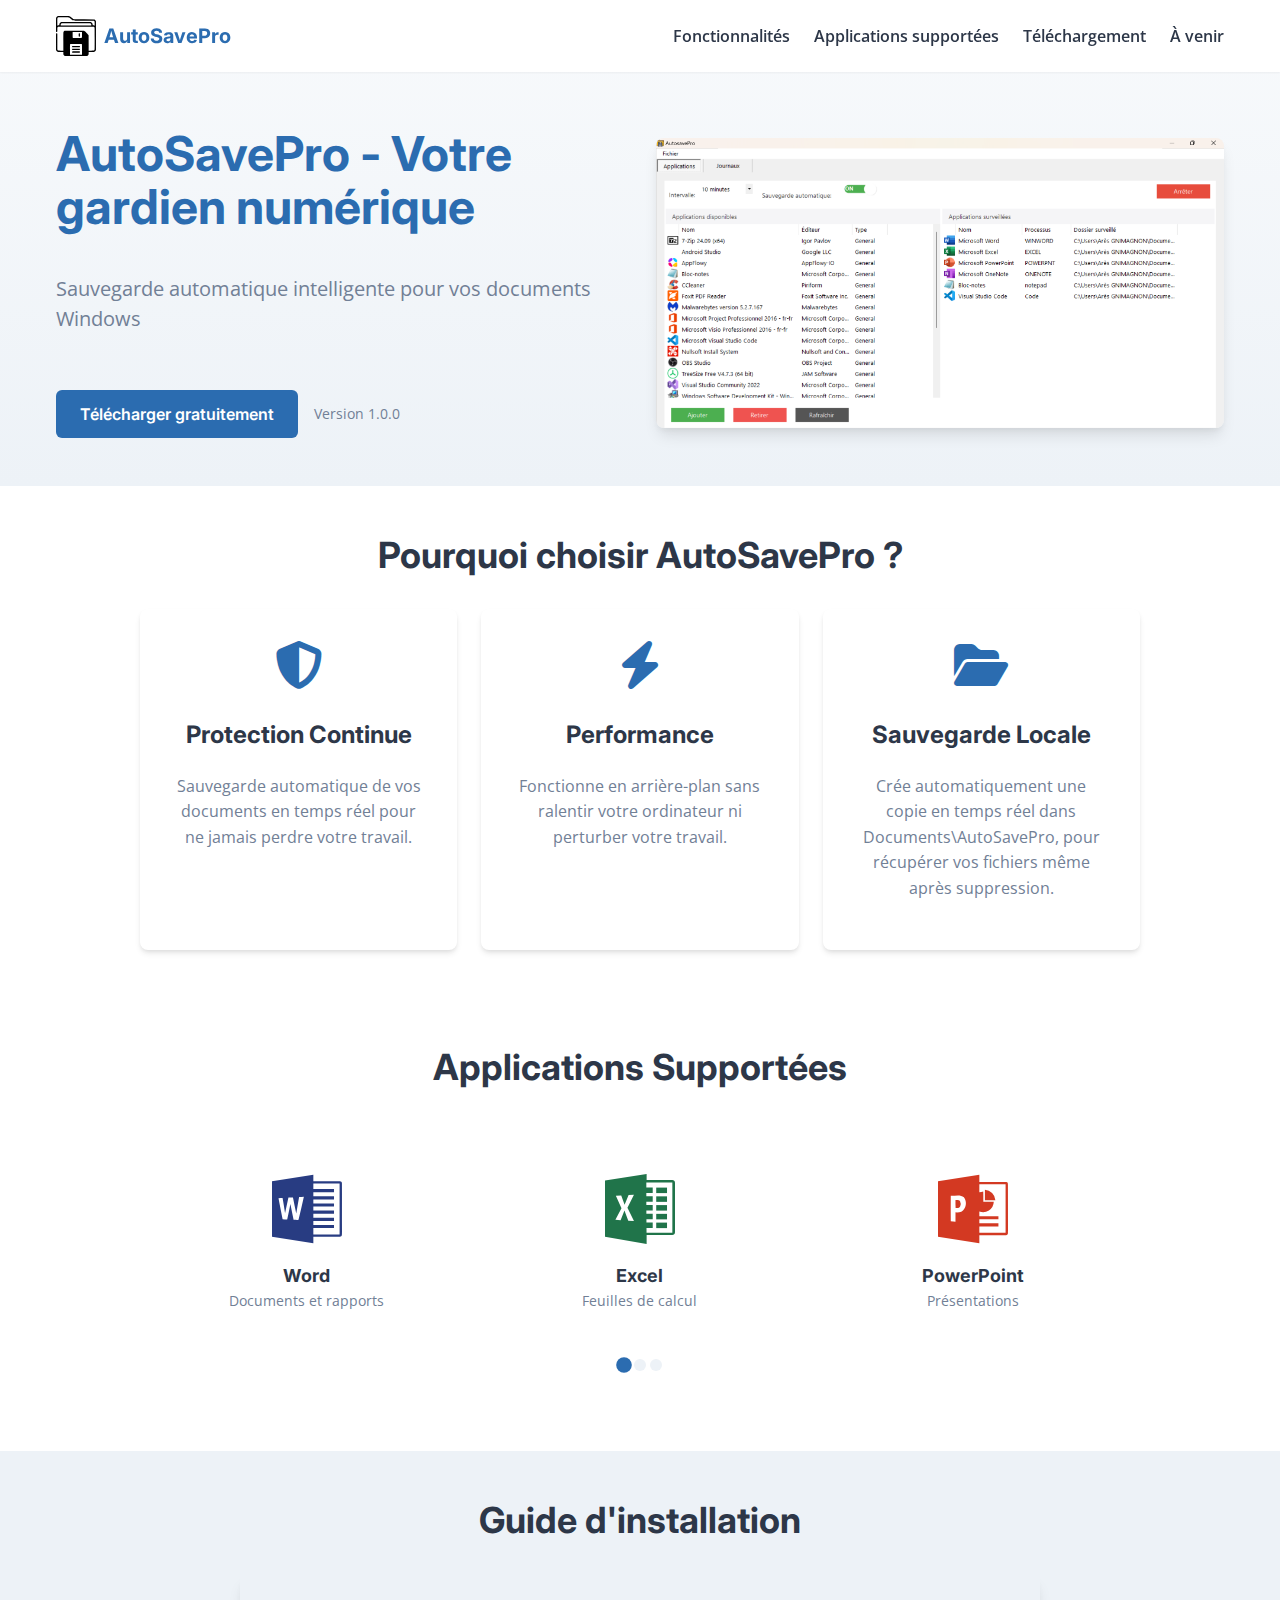
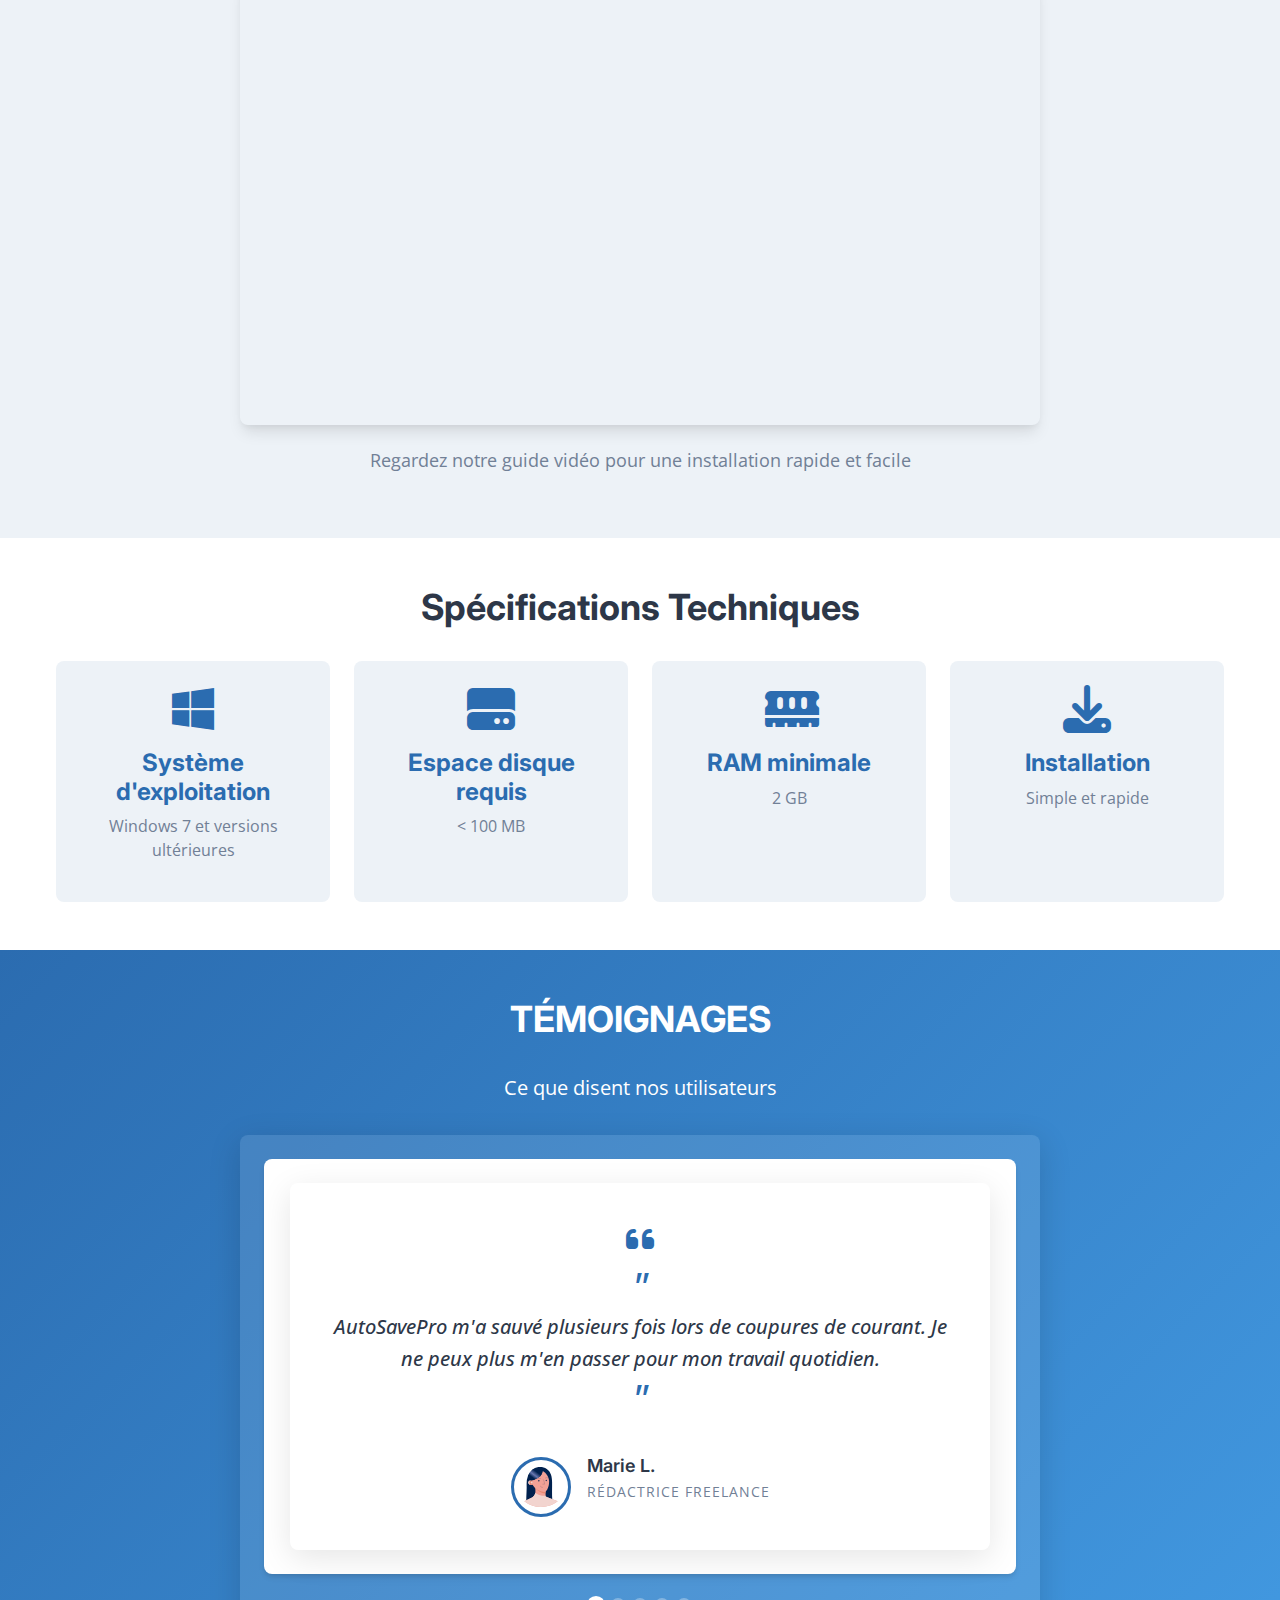
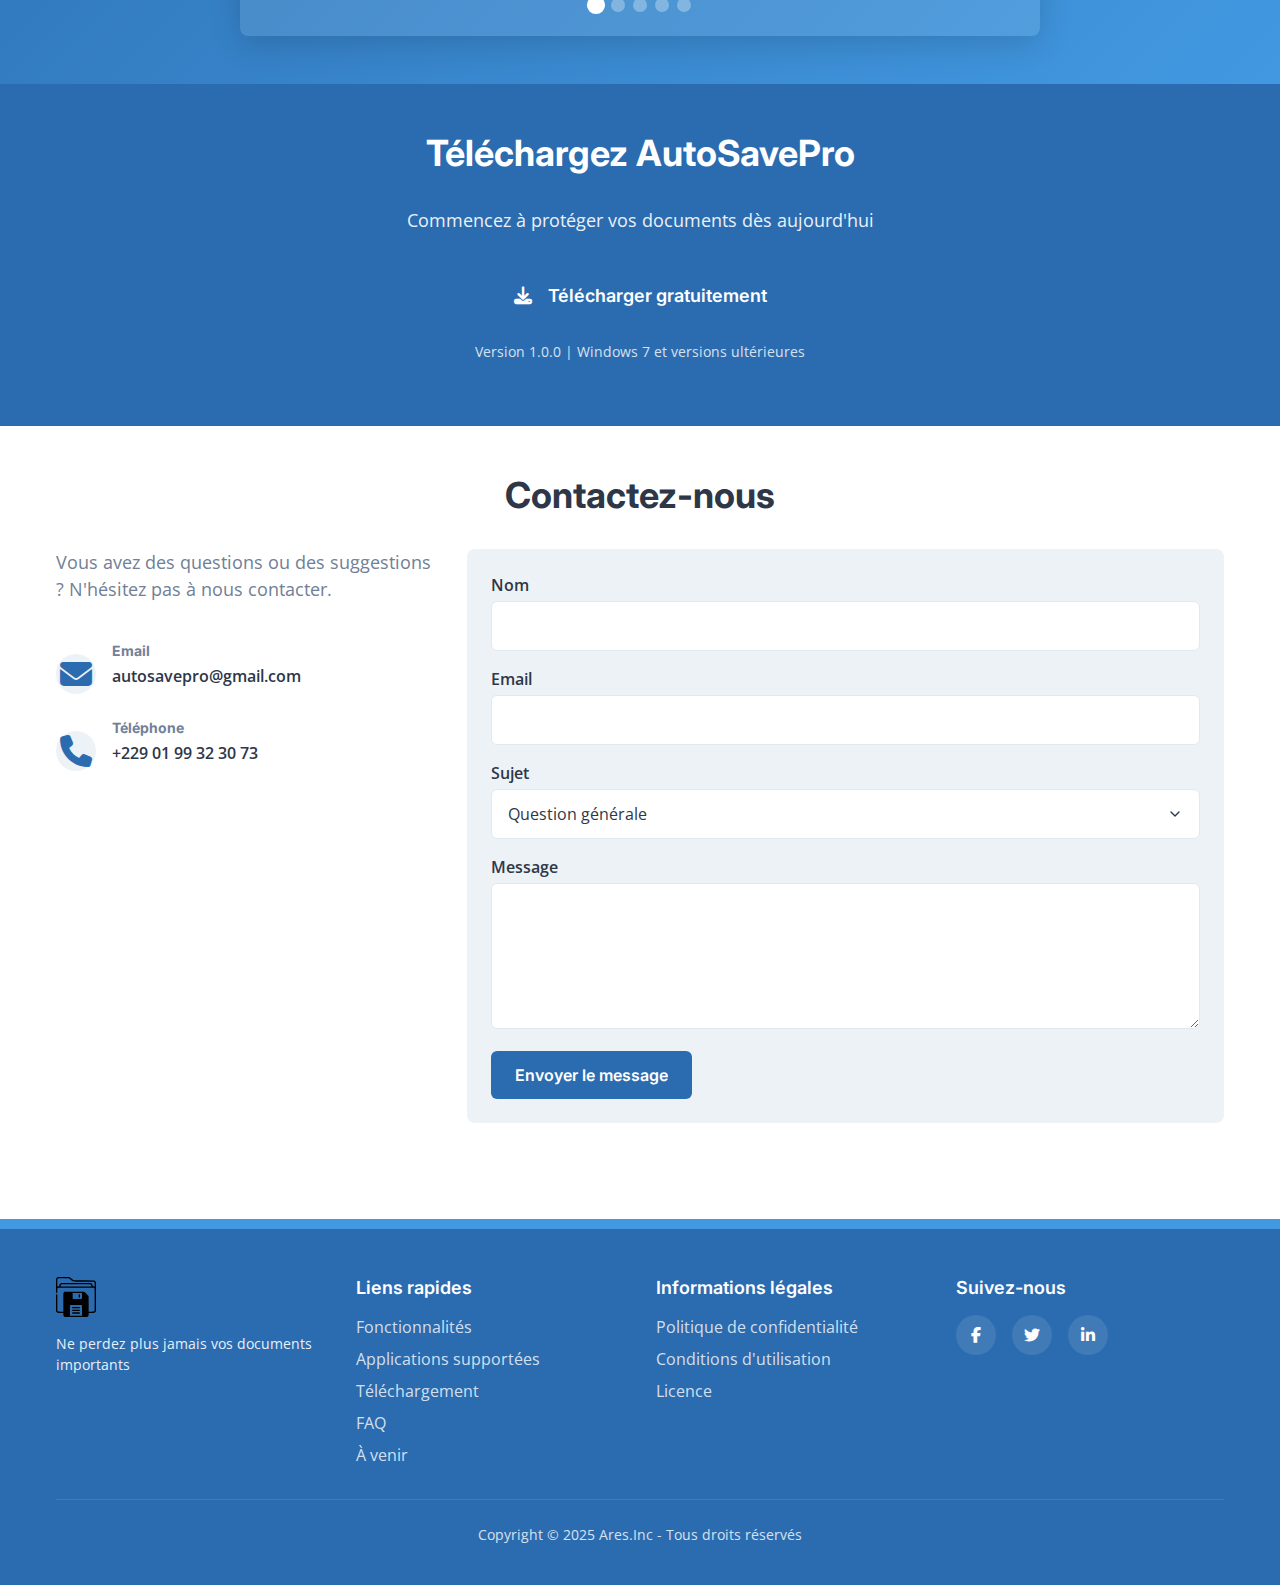
<file: index.html>
<!DOCTYPE html>
<html lang="fr">
<head>
    <meta charset="UTF-8">
    <meta name="viewport" content="width=device-width, initial-scale=1.0">
    <title>AutoSavePro - Sauvegarde Automatique Intelligente</title>
    <meta name="description" content="AutoSavePro - Solution de sauvegarde automatique pour vos documents Windows">
    
    <!-- Fonts -->
    <link href="https://fonts.googleapis.com/css2?family=Inter:wght@400;600;700&family=Open+Sans:wght@400;600&family=Roboto+Mono&display=swap" rel="stylesheet">
    
    <!-- Font Awesome -->
    <link rel="stylesheet" href="https://cdnjs.cloudflare.com/ajax/libs/font-awesome/6.5.1/css/all.min.css">
    
    <!-- Styles -->
    <link rel="stylesheet" href="styles/main.css">
    
    <!-- Favicon -->
    <link rel="icon" href="assets/images/favicon.svg" type="image/svg+xml">
    <link rel="icon" href="assets/images/favicon.ico" sizes="any">
</head>
<body>
    <!-- Header -->
    <header class="header">
        <div class="container">
            <div class="header__logo">
                <img src="assets/images/logo.svg" alt="AutoSavePro Logo">
                <span class="header__logo-text">AutoSavePro</span>
            </div>
            <nav class="header__nav">
                <ul class="header__nav-list">
                    <li class="header__nav-item"><a href="#features">Fonctionnalités</a></li>
                    <li class="header__nav-item"><a href="#apps">Applications supportées</a></li>
                    <li class="header__nav-item"><a href="#download">Téléchargement</a></li>
                    <li class="header__nav-item"><a href="pages/a-venir.html">À venir</a></li>
                </ul>
            </nav>
            <button class="menu-toggle" aria-label="Toggle menu">
                <span></span>
                <span></span>
                <span></span>
            </button>
        </div>
    </header>

    <!-- Hero Section -->
    <section class="hero">
        <div class="container">
            <div class="hero__content">
                <h1 class="hero__title">AutoSavePro - Votre gardien numérique</h1>
                <p class="hero__subtitle">Sauvegarde automatique intelligente pour vos documents Windows</p>
                <div class="hero__cta">
                    <a href="#download" class="button button--primary">Télécharger gratuitement</a>
                    <span class="hero__version">Version 1.0.0</span>
                </div>
            </div>
            <div class="hero__image">
                <img src="assets/images/hero-banner.png" alt="Démonstration AutoSavePro">
            </div>
        </div>
    </section>

    <!-- Features Section -->
    <section id="features" class="features">
        <div class="container">
            <h2 class="section-title">Pourquoi choisir AutoSavePro ?</h2>
            <div class="features__grid">
                <div class="feature-card">
                    <i class="fas fa-shield-alt fa-3x"></i>
                    <h3>Protection Continue</h3>
                    <p>Sauvegarde automatique de vos documents en temps réel pour ne jamais perdre votre travail.</p>
                </div>
                <div class="feature-card">
                    <i class="fas fa-bolt fa-3x"></i>
                    <h3>Performance</h3>
                    <p>Fonctionne en arrière-plan sans ralentir votre ordinateur ni perturber votre travail.</p>
                </div>
                <div class="feature-card">
                    <i class="fas fa-folder-open fa-3x"></i>
                    <h3>Sauvegarde Locale</h3>
                    <p>Crée automatiquement une copie en temps réel dans Documents\AutoSavePro, pour récupérer vos fichiers même après suppression.</p>
                </div>
            </div>
        </div>
    </section>

    <!-- Applications Section -->
    <section id="apps" class="applications">
        <div class="container">
            <h2 class="section-title">Applications Supportées</h2>
            <div class="apps-slider">
                <div class="apps-slider__container">
                    <div class="apps-slider__track">
                        <!-- Word -->
                        <div class="app-slide">
                            <div class="app-slide__icon">
                                <img src="assets/icons/word.svg" alt="Word" class="app-slide__img">
                            </div>
                            <h3 class="app-slide__name">Word</h3>
                            <p class="app-slide__description">Documents et rapports</p>
                        </div>
                        
                        <!-- Excel -->
                        <div class="app-slide">
                            <div class="app-slide__icon">
                                <img src="assets/icons/excel.svg" alt="Excel" class="app-slide__img">
                            </div>
                            <h3 class="app-slide__name">Excel</h3>
                            <p class="app-slide__description">Feuilles de calcul</p>
                        </div>
                        
                        <!-- PowerPoint -->
                        <div class="app-slide">
                            <div class="app-slide__icon">
                                <img src="assets/icons/powerpoint.svg" alt="PowerPoint" class="app-slide__img">
                            </div>
                            <h3 class="app-slide__name">PowerPoint</h3>
                            <p class="app-slide__description">Présentations</p>
                        </div>
                        
                        <!-- OneNote -->
                        <div class="app-slide">
                            <div class="app-slide__icon">
                                <img src="assets/icons/onenote.svg" alt="OneNote" class="app-slide__img">
                            </div>
                            <h3 class="app-slide__name">OneNote</h3>
                            <p class="app-slide__description">Notes et organisation</p>
                        </div>
                        
                        <!-- Bloc-notes -->
                        <div class="app-slide">
                            <div class="app-slide__icon">
                                <img src="assets/icons/notepad.svg" alt="Bloc-notes" class="app-slide__img">
                            </div>
                            <h3 class="app-slide__name">Bloc-notes Windows</h3>
                            <p class="app-slide__description">Édition de texte simple</p>
                        </div>
                        
                        <!-- VS Code -->
                        <div class="app-slide">
                            <div class="app-slide__icon">
                                <img src="assets/icons/vscode.svg" alt="VS Code" class="app-slide__img">
                            </div>
                            <h3 class="app-slide__name">Visual Studio Code</h3>
                            <p class="app-slide__description">Développement et code</p>
                        </div>
                        
                        <!-- WordPad -->
                        <div class="app-slide">
                            <div class="app-slide__icon">
                                <img src="assets/icons/wordpad.svg" alt="WordPad" class="app-slide__img">
                            </div>
                            <h3 class="app-slide__name">WordPad</h3>
                            <p class="app-slide__description">Mise en forme de texte</p>
                        </div>
                    </div>
                </div>
                
                <div class="apps-slider__dots">
                    <!-- Les points de navigation seront générés par JavaScript -->
                </div>
            </div>
        </div>
    </section>

    <!-- Installation Guide Section -->
    <section class="installation">
        <div class="container">
            <h2 class="section-title">Guide d'installation</h2>
            <div class="installation__video-container">
                <iframe class="installation__video" src="https://www.capcut.com/player/7480793638440796213?workspaceId=7480775388348809277" allow="clipboard-write" frameborder="0" webkitallowfullscreen mozallowfullscreen allowfullscreen></iframe>
                <p class="installation__caption">Regardez notre guide vidéo pour une installation rapide et facile</p>
            </div>
        </div>
    </section>

    <!-- Technical Section -->
    <section class="technical">
        <div class="container">
            <h2 class="section-title">Spécifications Techniques</h2>
            <div class="technical__specs">
                <div class="spec">
                    <div class="spec__icon">
                        <i class="fab fa-windows fa-3x"></i>
                    </div>
                    <h3 class="spec__title">Système d'exploitation</h3>
                    <p class="spec__description">Windows 7 et versions ultérieures</p>
                </div>
                <div class="spec">
                    <div class="spec__icon">
                        <i class="fas fa-hdd fa-3x"></i>
                    </div>
                    <h3 class="spec__title">Espace disque requis</h3>
                    <p class="spec__description">< 100 MB</p>
                </div>
                <div class="spec">
                    <div class="spec__icon">
                        <i class="fas fa-memory fa-3x"></i>
                    </div>
                    <h3 class="spec__title">RAM minimale</h3>
                    <p class="spec__description">2 GB</p>
                </div>
                <div class="spec">
                    <div class="spec__icon">
                        <i class="fas fa-download fa-3x"></i>
                    </div>
                    <h3 class="spec__title">Installation</h3>
                    <p class="spec__description">Simple et rapide</p>
                </div>
            </div>
        </div>
    </section>

    <!-- Testimonials Section -->
    <section class="testimonials">
        <div class="container">
            <h2 class="section-title">TÉMOIGNAGES</h2>
            <p class="testimonials__intro">Ce que disent nos utilisateurs</p>
            <div class="testimonials__slider">
                <!-- Témoignage 1 -->
                <div class="testimonial">
                    <div class="testimonial__content">
                        <div class="testimonial__quote">
                            <i class="fa-solid fa-quote-left"></i>
                        </div>
                        <div class="testimonial__text">
                            <p>AutoSavePro m'a sauvé plusieurs fois lors de coupures de courant. Je ne peux plus m'en passer pour mon travail quotidien.</p>
                        </div>
                        <div class="testimonial__author">
                            <div class="testimonial__author-image">
                                <img src="assets/images/testimonials/user1.svg" alt="Marie L." loading="lazy">
                            </div>
                            <div class="testimonial__author-info">
                                <h4 class="testimonial__author-name">Marie L.</h4>
                                <p class="testimonial__author-title">Rédactrice freelance</p>
                            </div>
                        </div>
                    </div>
                </div>

                <!-- Témoignage 2 -->
                <div class="testimonial">
                    <div class="testimonial__content">
                        <div class="testimonial__quote">
                            <i class="fa-solid fa-quote-left"></i>
                        </div>
                        <div class="testimonial__text">
                            <p>Une application simple mais indispensable. La configuration est intuitive et elle fonctionne parfaitement en arrière-plan.</p>
                        </div>
                        <div class="testimonial__author">
                            <div class="testimonial__author-image">
                                <img src="assets/images/testimonials/user2.svg" alt="Thomas D." loading="lazy">
                            </div>
                            <div class="testimonial__author-info">
                                <h4 class="testimonial__author-name">Thomas D.</h4>
                                <p class="testimonial__author-title">Développeur logiciel</p>
                            </div>
                        </div>
                    </div>
                </div>

                <!-- Témoignage 3 -->
                <div class="testimonial">
                    <div class="testimonial__content">
                        <div class="testimonial__quote">
                            <i class="fa-solid fa-quote-left"></i>
                        </div>
                        <div class="testimonial__text">
                            <p>Depuis que j'utilise AutoSavePro, je n'ai plus jamais perdu une seule ligne de code. L'intégration de VS Code est parfaite.</p>
                        </div>
                        <div class="testimonial__author">
                            <div class="testimonial__author-image">
                                <img src="assets/images/testimonials/user3.svg" alt="Sophie M." loading="lazy">
                            </div>
                            <div class="testimonial__author-info">
                                <h4 class="testimonial__author-name">Julie M.</h4>
                                <p class="testimonial__author-title">Développeuse Full Stack</p>
                            </div>
                        </div>
                    </div>
                </div>
                
                <!-- Témoignage 4 -->
                <div class="testimonial">
                    <div class="testimonial__content">
                        <div class="testimonial__quote">
                            <i class="fa-solid fa-quote-left"></i>
                        </div>
                        <div class="testimonial__text">
                            <p>En tant qu'étudiant en ingénierie, mes rapports de projet sont sauvegardés automatiquement. J'ai gagné en tranquillité d'esprit pour mes études.</p>
                        </div>
                        <div class="testimonial__author">
                            <div class="testimonial__author-image">
                                <img src="assets/images/testimonials/user4.svg" alt="Alexandre B." loading="lazy">
                            </div>
                            <div class="testimonial__author-info">
                                <h4 class="testimonial__author-name">Angelino B.</h4>
                                <p class="testimonial__author-title">Étudiant en ingénierie</p>
                            </div>
                        </div>
                    </div>
                </div>
                
                <!-- Témoignage 5 -->
                <div class="testimonial">
                    <div class="testimonial__content">
                        <div class="testimonial__quote">
                            <i class="fa-solid fa-quote-left"></i>
                        </div>
                        <div class="testimonial__text">
                            <p>Je gère une petite entreprise et tous nos documents comptables sont désormais protégés. AutoSavePro fait partie intégrante de notre stratégie de sécurité.</p>
                        </div>
                        <div class="testimonial__author">
                            <div class="testimonial__author-image">
                                <img src="assets/images/testimonials/user5.svg" alt="Nathalie P." loading="lazy">
                            </div>
                            <div class="testimonial__author-info">
                                <h4 class="testimonial__author-name">Sylvère P.</h4>
                                <p class="testimonial__author-title">Chef d'entreprise</p>
                            </div>
                        </div>
                    </div>
                </div>
                
                <div class="testimonials__dots"></div>
            </div>
        </div>
    </section>

    <!-- Download Section -->
    <section id="download" class="download">
        <div class="container">
            <h2 class="section-title">Téléchargez AutoSavePro</h2>
            <p class="download__subtitle">Commencez à protéger vos documents dès aujourd'hui</p>
            <div class="download__cta">
                <a href="download/AutoSavePro_Setup.exe" class="button button--primary button--large">
                    <i class="fas fa-download"></i>
                    Télécharger gratuitement
                </a>
                <p class="download__version">Version 1.0.0 | Windows 7 et versions ultérieures</p>
            </div>
        </div>
    </section>

    <!-- Contact Section -->
    <section id="contact" class="contact">
        <div class="container">
            <h2 class="section-title">Contactez-nous</h2>
            <div class="contact__grid">
                <div class="contact__info">
                    <p class="contact__text">Vous avez des questions ou des suggestions ? N'hésitez pas à nous contacter.</p>
                    <div class="contact__methods">
                        <div class="contact-method">
                            <div class="contact-method__icon">
                                <i class="fas fa-envelope fa-2x"></i>
                            </div>
                            <div class="contact-method__details">
                                <h3 class="contact-method__title">Email</h3>
                                <p class="contact-method__value">autosavepro@gmail.com</p>
                            </div>
                        </div>
                        <div class="contact-method">
                            <div class="contact-method__icon">
                                <i class="fas fa-phone fa-2x"></i>
                            </div>
                            <div class="contact-method__details">
                                <h3 class="contact-method__title">Téléphone</h3>
                                <p class="contact-method__value">+229 01 99 32 30 73</p>
                            </div>
                        </div>
                    </div>
                </div>
                <div class="contact__form">
                    <form id="contactForm" action="https://formsubmit.co/aresgnimagnon0@gmail.com" method="POST">
                        <input type="hidden" name="_next" value="https://votresite.com/merci.html">
                        <input type="hidden" name="_subject" value="Nouveau message de contact - AutoSavePro">
                        <input type="hidden" name="_captcha" value="true">
                        <div class="form-group">
                            <label for="name" class="form-label">Nom</label>
                            <input type="text" id="name" name="name" class="form-input" required>
                        </div>
                        <div class="form-group">
                            <label for="email" class="form-label">Email</label>
                            <input type="email" id="email" name="email" class="form-input" required>
                        </div>
                        <div class="form-group">
                            <label for="subject" class="form-label">Sujet</label>
                            <select id="subject" name="subject" class="form-select">
                                <option value="question">Question générale</option>
                                <option value="support">Support technique</option>
                                <option value="feedback">Commentaires</option>
                                <option value="other">Autre</option>
                            </select>
                        </div>
                        <div class="form-group">
                            <label for="message" class="form-label">Message</label>
                            <textarea id="message" name="message" class="form-textarea" rows="5" required></textarea>
                        </div>
                        <button type="submit" class="button button--primary">Envoyer le message</button>
                    </form>
                </div>
            </div>
        </div>
    </section>

    <!-- Footer -->
    <footer class="footer">
        <div class="container">
            <div class="footer__grid">
                <div class="footer__brand">
                    <img src="assets/images/logo.svg" alt="AutoSavePro Logo" class="footer__logo">
                    <p class="footer__tagline">Ne perdez plus jamais vos documents importants</p>
                </div>
                <div class="footer__links">
                    <h3 class="footer__title">Liens rapides</h3>
                    <ul class="footer__list">
                        <li><a href="#features">Fonctionnalités</a></li>
                        <li><a href="#apps">Applications supportées</a></li>
                        <li><a href="#download">Téléchargement</a></li>
                        <li><a href="pages/faq.html">FAQ</a></li>
                        <li><a href="pages/a-venir.html">À venir</a></li>
                    </ul>
                </div>
                <div class="footer__legal">
                    <h3 class="footer__title">Informations légales</h3>
                    <ul class="footer__list">
                        <li><a href="#">Politique de confidentialité</a></li>
                        <li><a href="#">Conditions d'utilisation</a></li>
                        <li><a href="#">Licence</a></li>
                    </ul>
                </div>
                <div class="footer__social">
                    <h3 class="footer__title">Suivez-nous</h3>
                    <div class="social-links">
                        <a href="#" class="social-link" aria-label="Facebook">
                            <i class="fab fa-facebook-f"></i>
                        </a>
                        <a href="#" class="social-link" aria-label="Twitter">
                            <i class="fab fa-twitter"></i>
                        </a>
                        <a href="#" class="social-link" aria-label="LinkedIn">
                            <i class="fab fa-linkedin-in"></i>
                        </a>
                    </div>
                </div>
            </div>
            <div class="footer__bottom">
                <p class="footer__copyright">Copyright © 2025 Ares.Inc - Tous droits réservés</p>
            </div>
        </div>
    </footer>

    <!-- Scripts -->
    <script type="module" src="scripts/main.js" defer></script>
</body>
</html>
</file>
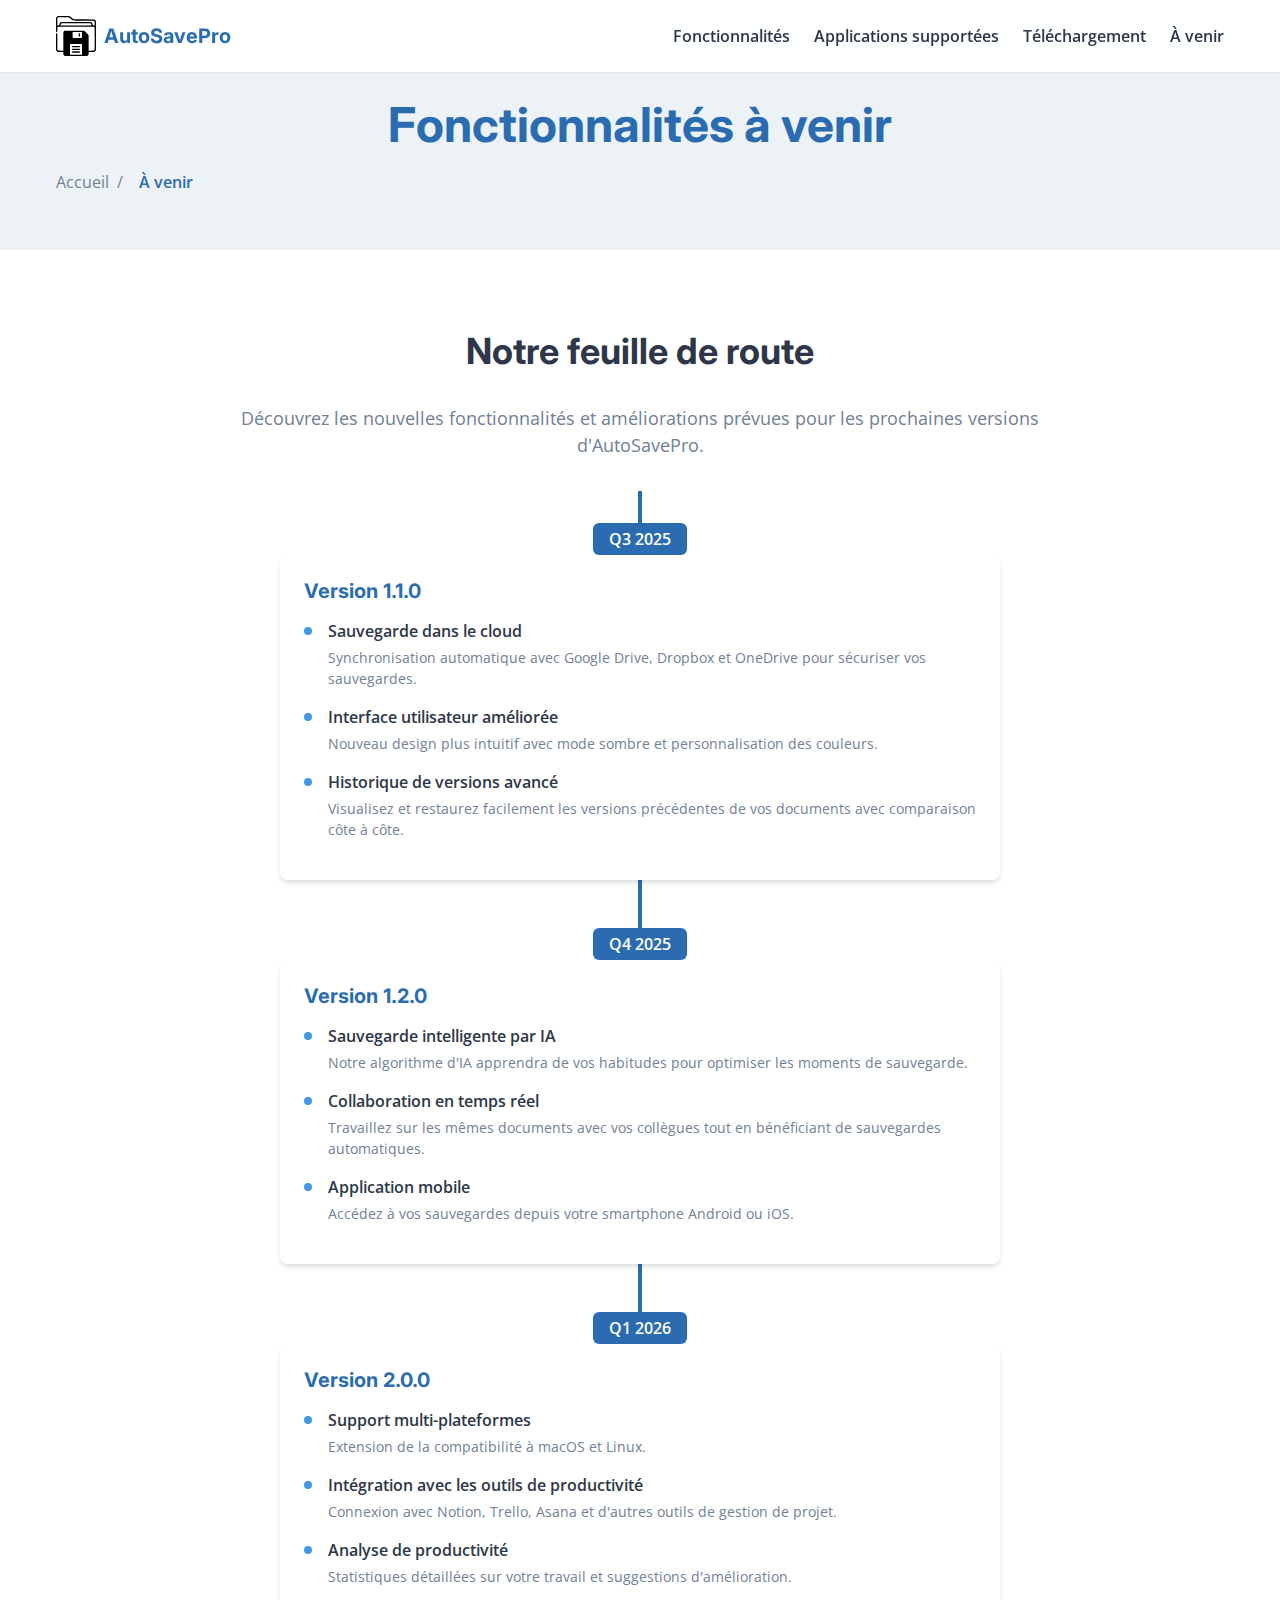
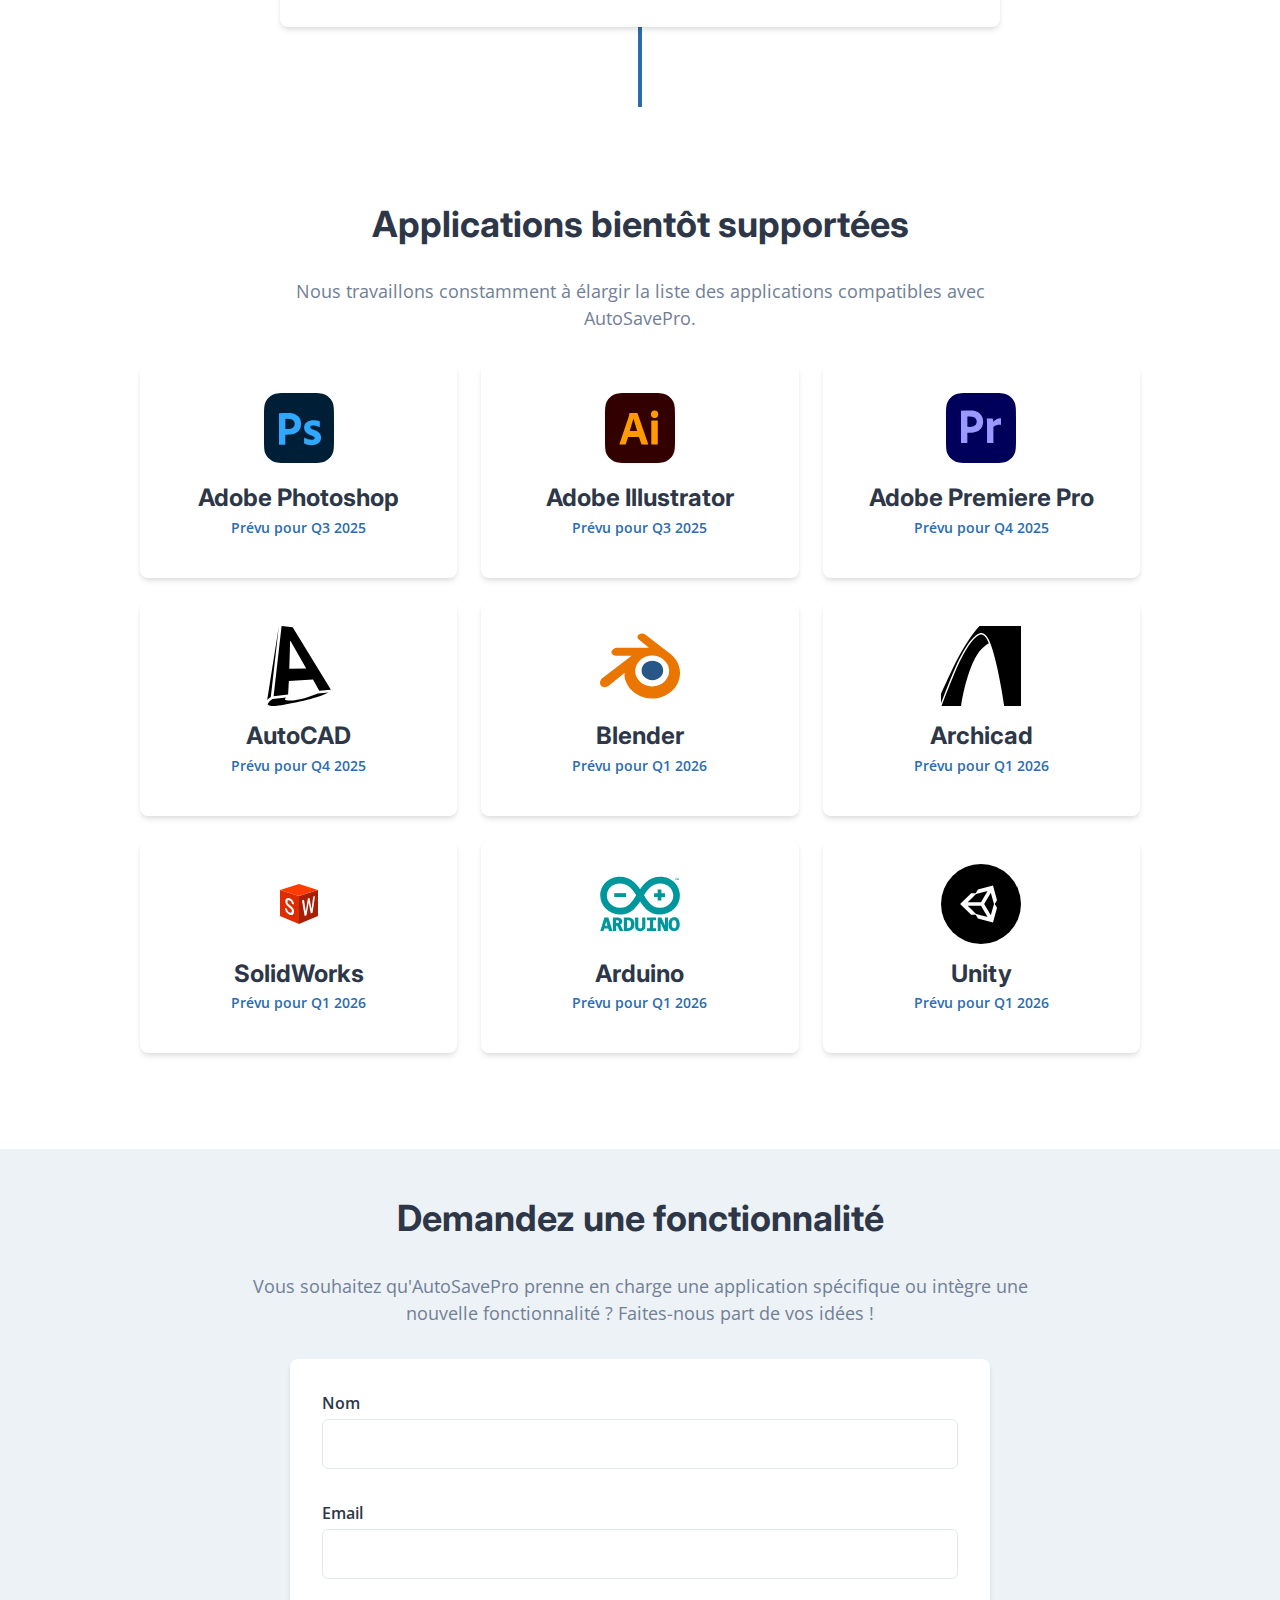
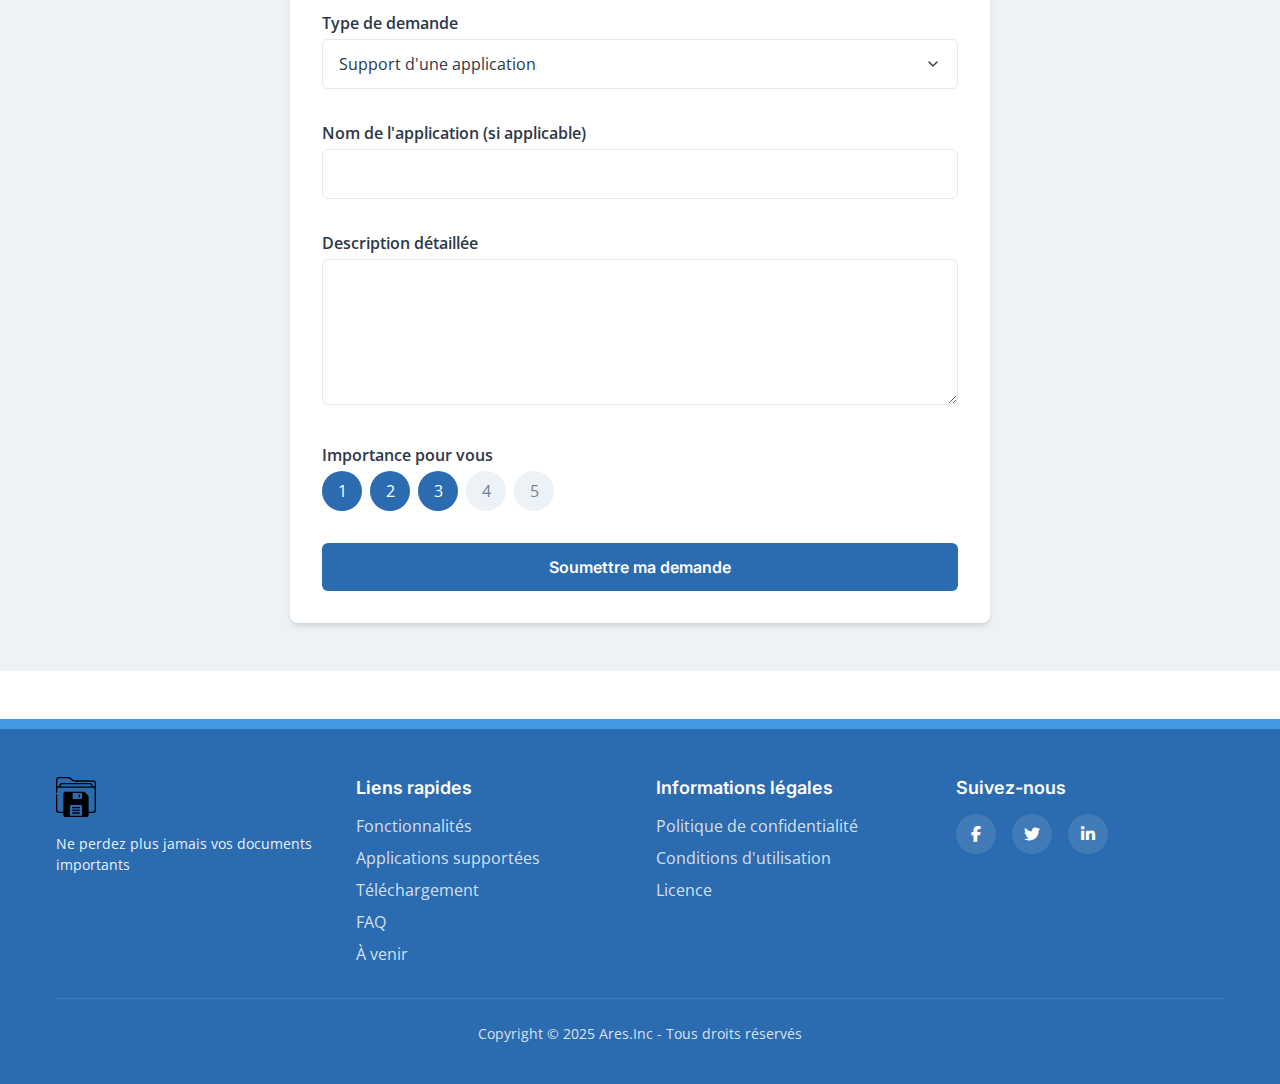
<file: pages/a-venir.html>
<!DOCTYPE html>
<html lang="fr">
<head>
    <meta charset="UTF-8">
    <meta name="viewport" content="width=device-width, initial-scale=1.0">
    <title>À venir - AutoSavePro</title>
    <meta name="description" content="Découvrez les futures fonctionnalités et applications supportées par AutoSavePro">
    
    <!-- Fonts -->
    <link href="https://fonts.googleapis.com/css2?family=Inter:wght@400;600;700&family=Open+Sans:wght@400;600&family=Roboto+Mono&display=swap" rel="stylesheet">
    
    <!-- Font Awesome -->
    <link rel="stylesheet" href="https://cdnjs.cloudflare.com/ajax/libs/font-awesome/6.5.1/css/all.min.css">
    
    <!-- Styles -->
    <link rel="stylesheet" href="../styles/main.css">
    
    <!-- Favicon -->
    <link rel="icon" href="../assets/images/favicon.svg" type="image/svg+xml">
    <link rel="icon" href="../assets/images/favicon.ico" sizes="any">
</head>
<body>
    <!-- Header -->
    <header class="header">
        <div class="container">
            <div class="header__logo">
                <a href="../index.html">
                    <img src="../assets/images/logo.svg" alt="AutoSavePro Logo">
                    <span class="header__logo-text">AutoSavePro</span>
                </a>
            </div>
            <nav class="header__nav">
                <ul class="header__nav-list">
                    <li class="header__nav-item"><a href="../index.html#features">Fonctionnalités</a></li>
                    <li class="header__nav-item"><a href="../index.html#apps">Applications supportées</a></li>
                    <li class="header__nav-item"><a href="../index.html#download">Téléchargement</a></li>
                    <li class="header__nav-item"><a href="a-venir.html" class="active">À venir</a></li>
                </ul>
            </nav>
            <button class="menu-toggle" aria-label="Toggle menu">
                <span></span>
                <span></span>
                <span></span>
            </button>
        </div>
    </header>

    <!-- Page Header -->
    <section class="page-header">
        <div class="container">
            <h1 class="page-title">Fonctionnalités à venir</h1>
            <nav class="breadcrumbs">
                <ul class="breadcrumbs__list">
                    <li class="breadcrumbs__item"><a href="../index.html" class="breadcrumbs__link">Accueil</a></li>
                    <li class="breadcrumbs__item"><span class="breadcrumbs__link breadcrumbs__link--active">À venir</span></li>
                </ul>
            </nav>
        </div>
    </section>

    <!-- Roadmap Section -->
    <section class="roadmap">
        <div class="container">
            <h2 class="section-title">Notre feuille de route</h2>
            <p class="roadmap__intro">Découvrez les nouvelles fonctionnalités et améliorations prévues pour les prochaines versions d'AutoSavePro.</p>
            
            <div class="timeline">
                <div class="timeline__item">
                    <div class="timeline__badge">Q3 2025</div>
                    <div class="timeline__content">
                        <h3>Version 1.1.0</h3>
                        <ul class="feature-list">
                            <li>
                                <span class="feature-list__title">Sauvegarde dans le cloud</span>
                                <p class="feature-list__description">Synchronisation automatique avec Google Drive, Dropbox et OneDrive pour sécuriser vos sauvegardes.</p>
                            </li>
                            <li>
                                <span class="feature-list__title">Interface utilisateur améliorée</span>
                                <p class="feature-list__description">Nouveau design plus intuitif avec mode sombre et personnalisation des couleurs.</p>
                            </li>
                            <li>
                                <span class="feature-list__title">Historique de versions avancé</span>
                                <p class="feature-list__description">Visualisez et restaurez facilement les versions précédentes de vos documents avec comparaison côte à côte.</p>
                            </li>
                        </ul>
                    </div>
                </div>
                
                <div class="timeline__item">
                    <div class="timeline__badge">Q4 2025</div>
                    <div class="timeline__content">
                        <h3>Version 1.2.0</h3>
                        <ul class="feature-list">
                            <li>
                                <span class="feature-list__title">Sauvegarde intelligente par IA</span>
                                <p class="feature-list__description">Notre algorithme d'IA apprendra de vos habitudes pour optimiser les moments de sauvegarde.</p>
                            </li>
                            <li>
                                <span class="feature-list__title">Collaboration en temps réel</span>
                                <p class="feature-list__description">Travaillez sur les mêmes documents avec vos collègues tout en bénéficiant de sauvegardes automatiques.</p>
                            </li>
                            <li>
                                <span class="feature-list__title">Application mobile</span>
                                <p class="feature-list__description">Accédez à vos sauvegardes depuis votre smartphone Android ou iOS.</p>
                            </li>
                        </ul>
                    </div>
                </div>
                
                <div class="timeline__item">
                    <div class="timeline__badge">Q1 2026</div>
                    <div class="timeline__content">
                        <h3>Version 2.0.0</h3>
                        <ul class="feature-list">
                            <li>
                                <span class="feature-list__title">Support multi-plateformes</span>
                                <p class="feature-list__description">Extension de la compatibilité à macOS et Linux.</p>
                            </li>
                            <li>
                                <span class="feature-list__title">Intégration avec les outils de productivité</span>
                                <p class="feature-list__description">Connexion avec Notion, Trello, Asana et d'autres outils de gestion de projet.</p>
                            </li>
                            <li>
                                <span class="feature-list__title">Analyse de productivité</span>
                                <p class="feature-list__description">Statistiques détaillées sur votre travail et suggestions d'amélioration.</p>
                            </li>
                        </ul>
                    </div>
                </div>
            </div>
        </div>
    </section>

    <!-- Future Apps Section -->
    <section class="future-apps">
        <div class="container">
            <h2 class="section-title">Applications bientôt supportées</h2>
            <p class="future-apps__intro">Nous travaillons constamment à élargir la liste des applications compatibles avec AutoSavePro.</p>
            
            <div class="app-grid">
                <div class="app-card">
                    <div class="app-card__icon">
                        <img src="../assets/icons/photoshop.svg" alt="Adobe Photoshop" onerror="this.src='../assets/icons/placeholder.svg'">
                    </div>
                    <h3 class="app-card__title">Adobe Photoshop</h3>
                    <p class="app-card__status">Prévu pour Q3 2025</p>
                </div>
                
                <div class="app-card">
                    <div class="app-card__icon">
                        <img src="../assets/icons/illustrator.svg" alt="Adobe Illustrator" onerror="this.src='../assets/icons/placeholder.svg'">
                    </div>
                    <h3 class="app-card__title">Adobe Illustrator</h3>
                    <p class="app-card__status">Prévu pour Q3 2025</p>
                </div>
                
                <div class="app-card">
                    <div class="app-card__icon">
                        <img src="../assets/icons/premiere.svg" alt="Adobe Premiere Pro" onerror="this.src='../assets/icons/placeholder.svg'">
                    </div>
                    <h3 class="app-card__title">Adobe Premiere Pro</h3>
                    <p class="app-card__status">Prévu pour Q4 2025</p>
                </div>
                
                <div class="app-card">
                    <div class="app-card__icon">
                        <img src="../assets/icons/autocad.svg" alt="AutoCAD" onerror="this.src='../assets/icons/placeholder.svg'">
                    </div>
                    <h3 class="app-card__title">AutoCAD</h3>
                    <p class="app-card__status">Prévu pour Q4 2025</p>
                </div>
                
                <div class="app-card">
                    <div class="app-card__icon">
                        <img src="../assets/icons/blender.svg" alt="Blender" onerror="this.src='../assets/icons/placeholder.svg'">
                    </div>
                    <h3 class="app-card__title">Blender</h3>
                    <p class="app-card__status">Prévu pour Q1 2026</p>
                </div>

                <div class="app-card">
                    <div class="app-card__icon">
                        <img src="../assets/icons/archicad.svg" alt="Blender" onerror="this.src='../assets/icons/placeholder.svg'">
                    </div>
                    <h3 class="app-card__title">Archicad</h3>
                    <p class="app-card__status">Prévu pour Q1 2026</p>
                </div>

                <div class="app-card">
                    <div class="app-card__icon">
                        <img src="../assets/icons/solidworks.svg" alt="Blender" onerror="this.src='../assets/icons/placeholder.svg'">
                    </div>
                    <h3 class="app-card__title">SolidWorks</h3>
                    <p class="app-card__status">Prévu pour Q1 2026</p>
                </div>
                
                <div class="app-card">
                    <div class="app-card__icon">
                        <img src="../assets/icons/arduino.svg" alt="Blender" onerror="this.src='../assets/icons/placeholder.svg'">
                    </div>
                    <h3 class="app-card__title">Arduino</h3>
                    <p class="app-card__status">Prévu pour Q1 2026</p>
                </div>

                <div class="app-card">
                    <div class="app-card__icon">
                        <img src="../assets/icons/unity.svg" alt="Unity" onerror="this.src='../assets/icons/placeholder.svg'">
                    </div>
                    <h3 class="app-card__title">Unity</h3>
                    <p class="app-card__status">Prévu pour Q1 2026</p>
                </div>
            </div>
        </div>
    </section>

    <!-- Feature Request Section -->
    <section class="feature-request">
        <div class="container">
            <h2 class="section-title">Demandez une fonctionnalité</h2>
            <p class="feature-request__intro">Vous souhaitez qu'AutoSavePro prenne en charge une application spécifique ou intègre une nouvelle fonctionnalité ? Faites-nous part de vos idées !</p>
            
            <div class="feature-request__form-container">
                <form id="featureRequestForm" class="feature-request__form" action="https://formsubmit.co/aresgnimagnon0@gmail.com" method="POST">
                    <input type="hidden" name="_next" value="https://votresite.com/merci.html">
                    <input type="hidden" name="_subject" value="Nouvelle demande de fonctionnalité - AutoSavePro">
                    <input type="hidden" name="_captcha" value="true">
                    <div class="form-group">
                        <label for="name" class="form-label">Nom</label>
                        <input type="text" id="name" name="name" class="form-input" required>
                    </div>
                    
                    <div class="form-group">
                        <label for="email" class="form-label">Email</label>
                        <input type="email" id="email" name="email" class="form-input" required>
                    </div>
                    
                    <div class="form-group">
                        <label for="requestType" class="form-label">Type de demande</label>
                        <select id="requestType" name="requestType" class="form-select">
                            <option value="app">Support d'une application</option>
                            <option value="feature">Nouvelle fonctionnalité</option>
                            <option value="improvement">Amélioration d'une fonctionnalité existante</option>
                            <option value="other">Autre</option>
                        </select>
                    </div>
                    
                    <div class="form-group">
                        <label for="appName" class="form-label">Nom de l'application (si applicable)</label>
                        <input type="text" id="appName" name="appName" class="form-input">
                    </div>
                    
                    <div class="form-group">
                        <label for="description" class="form-label">Description détaillée</label>
                        <textarea id="description" name="description" class="form-textarea" rows="5" required></textarea>
                    </div>
                    
                    <div class="form-group">
                        <label for="importance" class="form-label">Importance pour vous</label>
                        <div class="rating">
                            <input type="radio" id="star5" name="importance" value="5" class="rating__input">
                            <label for="star5" class="rating__label">5</label>
                            <input type="radio" id="star4" name="importance" value="4" class="rating__input">
                            <label for="star4" class="rating__label">4</label>
                            <input type="radio" id="star3" name="importance" value="3" class="rating__input" checked>
                            <label for="star3" class="rating__label">3</label>
                            <input type="radio" id="star2" name="importance" value="2" class="rating__input">
                            <label for="star2" class="rating__label">2</label>
                            <input type="radio" id="star1" name="importance" value="1" class="rating__input">
                            <label for="star1" class="rating__label">1</label>
                        </div>
                    </div>
                    
                    <button type="submit" class="button button--primary">Soumettre ma demande</button>
                </form>
            </div>
        </div>
    </section>

     <!-- Footer -->
     <footer class="footer">
        <div class="container">
            <div class="footer__grid">
                <div class="footer__brand">
                    <img src="../assets/images/logo.svg" alt="AutoSavePro Logo" class="footer__logo">
                    <p class="footer__tagline">Ne perdez plus jamais vos documents importants</p>
                </div>
                <div class="footer__links">
                    <h3 class="footer__title">Liens rapides</h3>
                    <ul class="footer__list">
                        <li><a href="../index.html#features">Fonctionnalités</a></li>
                        <li><a href="../index.html#apps">Applications supportées</a></li>
                        <li><a href="../index.html#download">Téléchargement</a></li>
                        <li><a href="faq.html">FAQ</a></li>
                        <li><a href="a-venir.html">À venir</a></li>
                    </ul>
                </div>
                <div class="footer__legal">
                    <h3 class="footer__title">Informations légales</h3>
                    <ul class="footer__list">
                        <li><a href="privacy-policy.html">Politique de confidentialité</a></li>
                        <li><a href="terms.html">Conditions d'utilisation</a></li>
                        <li><a href="license.html">Licence</a></li>
                    </ul>
                </div>
                <div class="footer__social">
                    <h3 class="footer__title">Suivez-nous</h3>
                    <div class="social-links">
                        <a href="#" class="social-link" aria-label="Facebook">
                            <i class="fab fa-facebook-f"></i>
                        </a>
                        <a href="#" class="social-link" aria-label="Twitter">
                            <i class="fab fa-twitter"></i>
                        </a>
                        <a href="#" class="social-link" aria-label="LinkedIn">
                            <i class="fab fa-linkedin-in"></i>
                        </a>
                    </div>
                </div>
            </div>
            <div class="footer__bottom">
                <p class="footer__copyright">Copyright © 2025 Ares.Inc - Tous droits réservés</p>
            </div>
        </div>
    </footer>

    <!-- Scripts -->
    <script type="module" src="../scripts/main.js"></script>
    <script>
        document.addEventListener('DOMContentLoaded', function() {
            // Form validation
            const form = document.getElementById('featureRequestForm');
            
            if (form) {
                form.addEventListener('submit', function(e) {
                    e.preventDefault();
                    
                    // Simple validation
                    let isValid = true;
                    const requiredFields = form.querySelectorAll('[required]');
                    
                    requiredFields.forEach(field => {
                        if (!field.value.trim()) {
                            isValid = false;
                            field.classList.add('is-invalid');
                        } else {
                            field.classList.remove('is-invalid');
                        }
                    });
                    
                    if (isValid) {
                        // Simulate form submission
                        const submitButton = form.querySelector('button[type="submit"]');
                        submitButton.disabled = true;
                        submitButton.textContent = 'Envoi en cours...';
                        
                        setTimeout(() => {
                            // Show success message
                            const formContainer = form.parentElement;
                            formContainer.innerHTML = `
                                <div class="success-message">
                                    <h3>Merci pour votre suggestion !</h3>
                                    <p>Nous avons bien reçu votre demande et l'étudierons avec attention.</p>
                                    <p>Notre équipe pourrait vous contacter pour plus de détails si nécessaire.</p>
                                </div>
                            `;
                        }, 1500);
                    }
                });
                
                // Clear validation on input
                form.querySelectorAll('input, textarea, select').forEach(field => {
                    field.addEventListener('input', function() {
                        this.classList.remove('is-invalid');
                    });
                });
                
                // Show/hide app name field based on request type
                const requestTypeSelect = document.getElementById('requestType');
                const appNameGroup = document.getElementById('appName').closest('.form-group');
                
                requestTypeSelect.addEventListener('change', function() {
                    if (this.value === 'app') {
                        appNameGroup.style.display = 'block';
                    } else {
                        appNameGroup.style.display = 'none';
                    }
                });
                
                // Trigger initial state
                requestTypeSelect.dispatchEvent(new Event('change'));
            }
        });
    </script>
</body>
</html>
</file>
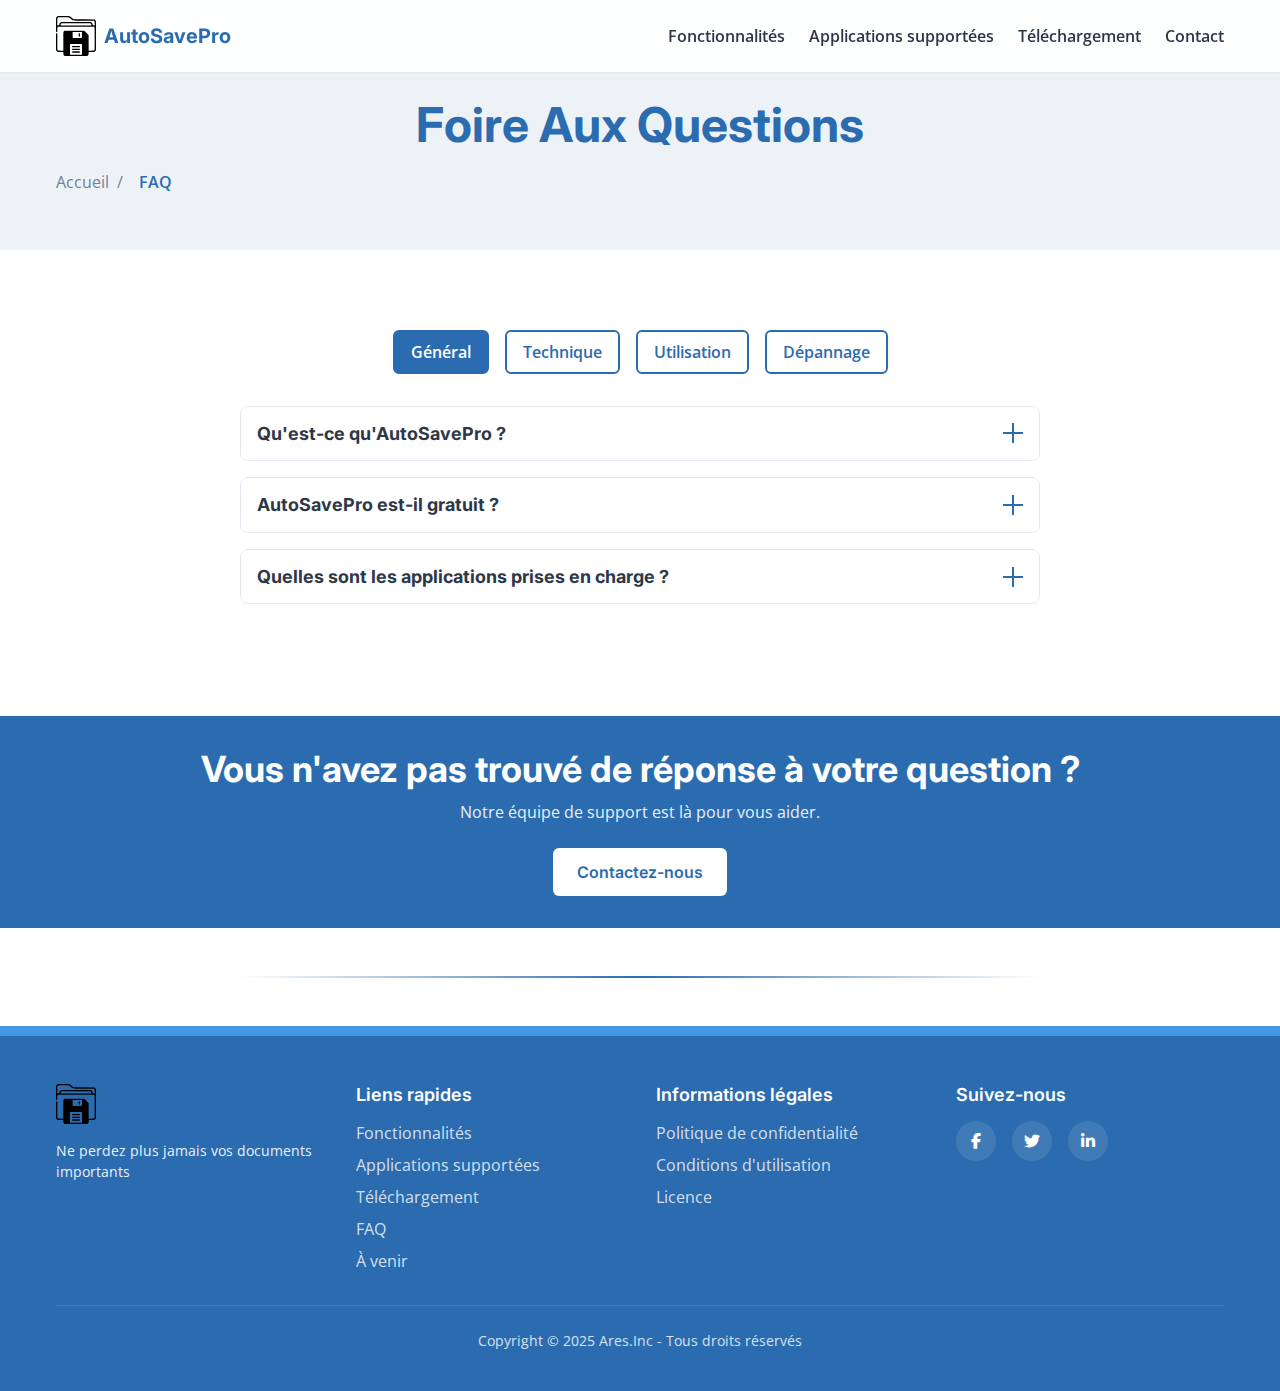
<file: pages/faq.html>
<!DOCTYPE html>
<html lang="fr">
<head>
    <meta charset="UTF-8">
    <meta name="viewport" content="width=device-width, initial-scale=1.0">
    <title>FAQ - AutoSavePro</title>
    <meta name="description" content="Foire aux questions sur AutoSavePro, l'application de sauvegarde automatique pour Windows">
    
    <!-- Fonts -->
    <link href="https://fonts.googleapis.com/css2?family=Inter:wght@400;600;700&family=Open+Sans:wght@400;600&family=Roboto+Mono&display=swap" rel="stylesheet">
    
    <!-- Font Awesome -->
    <link rel="stylesheet" href="https://cdnjs.cloudflare.com/ajax/libs/font-awesome/6.5.1/css/all.min.css">
    
    <!-- Styles -->
    <link rel="stylesheet" href="../styles/main.css">
    
    <!-- Favicon -->
    <link rel="icon" href="../assets/images/favicon.svg" type="image/svg+xml">
    <link rel="icon" href="../assets/images/favicon.ico" sizes="any">
</head>
<body>
    <!-- Header -->
    <header class="header">
        <div class="container">
            <div class="header__logo">
                <a href="../index.html">
                    <img src="../assets/images/logo.svg" alt="AutoSavePro Logo">
                    <span class="header__logo-text">AutoSavePro</span>
                </a>
            </div>
            <nav class="header__nav">
                <ul class="header__nav-list">
                    <li class="header__nav-item"><a href="../index.html#features">Fonctionnalités</a></li>
                    <li class="header__nav-item"><a href="../index.html#apps">Applications supportées</a></li>
                    <li class="header__nav-item"><a href="../index.html#download">Téléchargement</a></li>
                    <li class="header__nav-item"><a href="../index.html#contact">Contact</a></li>
                </ul>
            </nav>
            <button class="menu-toggle" aria-label="Toggle menu">
                <span></span>
                <span></span>
                <span></span>
            </button>
        </div>
    </header>

    <!-- Page Header -->
    <section class="page-header">
        <div class="container">
            <h1 class="page-title">Foire Aux Questions</h1>
            <nav class="breadcrumbs">
                <ul class="breadcrumbs__list">
                    <li class="breadcrumbs__item"><a href="../index.html" class="breadcrumbs__link">Accueil</a></li>
                    <li class="breadcrumbs__item"><span class="breadcrumbs__link breadcrumbs__link--active">FAQ</span></li>
                </ul>
            </nav>
        </div>
    </section>

    <!-- FAQ Section -->
    <section class="faq">
        <div class="container">
            <div class="faq__categories">
                <button class="faq__category-btn active" data-category="general">Général</button>
                <button class="faq__category-btn" data-category="technical">Technique</button>
                <button class="faq__category-btn" data-category="usage">Utilisation</button>
                <button class="faq__category-btn" data-category="troubleshooting">Dépannage</button>
            </div>

            <div class="faq__content">
                <!-- General Questions -->
                <div class="faq__category active" id="general">
                    <div class="faq__item">
                        <div class="faq__question">
                            <h3>Qu'est-ce qu'AutoSavePro ?</h3>
                            <span class="faq__icon"></span>
                        </div>
                        <div class="faq__answer">
                            <p>AutoSavePro est une application de sauvegarde automatique pour Windows qui surveille vos documents et les sauvegarde automatiquement pendant que vous travaillez, vous protégeant ainsi contre la perte de données due aux plantages, aux coupures de courant ou aux oublis de sauvegarde.</p>
                        </div>
                    </div>

                    <div class="faq__item">
                        <div class="faq__question">
                            <h3>AutoSavePro est-il gratuit ?</h3>
                            <span class="faq__icon"></span>
                        </div>
                        <div class="faq__answer">
                            <p>Oui, AutoSavePro est totalement gratuit et open source ! Vous pouvez l'utiliser sans aucune restriction et pour une durée illimitée, que ce soit pour un usage personnel ou professionnel.</p>
                        </div>
                    </div>

                    <div class="faq__item">
                        <div class="faq__question">
                            <h3>Quelles sont les applications prises en charge ?</h3>
                            <span class="faq__icon"></span>
                        </div>
                        <div class="faq__answer">
                            <p>AutoSavePro prend en charge de nombreuses applications, notamment :</p>
                            <ul>
                                <li>Microsoft Office (Word, Excel, PowerPoint, OneNote)</li>
                                <li>Éditeurs de texte (Bloc-notes, WordPad, Visual Studio Code)</li>
                                <li>Et bien d'autres applications courantes</li>
                            </ul>
                            <p>De nouvelles applications seront ajoutées dans les prochaines versions. Consultez notre page "À venir" pour plus de détails !</p>
                        </div>
                    </div>
                </div>

                <!-- Technical Questions -->
                <div class="faq__category" id="technical">
                    <div class="faq__item">
                        <div class="faq__question">
                            <h3>Quelles sont les exigences système ?</h3>
                            <span class="faq__icon"></span>
                        </div>
                        <div class="faq__answer">
                            <p>AutoSavePro nécessite :</p>
                            <ul>
                                <li>Windows 7 ou version ultérieure</li>
                                <li>Minimum 2 GB de RAM</li>
                                <li>Moins de 100 MB d'espace disque</li>
                                <li>Connexion Internet pour les mises à jour (facultatif)</li>
                            </ul>
                        </div>
                    </div>

                    <div class="faq__item">
                        <div class="faq__question">
                            <h3>AutoSavePro ralentit-il mon ordinateur ?</h3>
                            <span class="faq__icon"></span>
                        </div>
                        <div class="faq__answer">
                            <p>Non, AutoSavePro est conçu pour être léger et utiliser un minimum de ressources système. Il fonctionne en arrière-plan et n'interfère pas avec vos activités normales. Vous ne remarquerez généralement pas qu'il est en cours d'exécution.</p>
                        </div>
                    </div>

                    <div class="faq__item">
                        <div class="faq__question">
                            <h3>Où sont stockées la copie des sauvegardes ?</h3>
                            <span class="faq__icon"></span>
                        </div>
                        <div class="faq__answer">
                            <p>Les copies de sauvegarde sont stockées dans le dossier Documents\AutoSavePro sur votre ordinateur. Les fichiers sont organisés par application pour faciliter la récupération :</p>
                            <ul>
                                <li>Pour les documents Word : Documents\AutoSavePro\Microsoft Word</li>
                                <li>Pour les fichiers VS Code : Documents\AutoSavePro\Visual Studio Code</li>
                                <li>Et ainsi de suite pour chaque application supportée</li>
                            </ul>
                            <p>Vous pouvez modifier cet emplacement dans les paramètres de l'application si nécessaire.</p>
                        </div>
                    </div>
                </div>

                <!-- Usage Questions -->
                <div class="faq__category" id="usage">
                    <div class="faq__item">
                        <div class="faq__question">
                            <h3>Comment configurer les intervalles de sauvegarde ?</h3>
                            <span class="faq__icon"></span>
                        </div>
                        <div class="faq__answer">
                            <p>Vous pouvez configurer les intervalles de sauvegarde dans les paramètres de l'application :</p>
                            <ol>
                                <li>Ouvrez AutoSavePro</li>
                                <li>Cliquez sur "Paramètres"</li>
                                <li>Sélectionnez l'onglet "Sauvegarde"</li>
                                <li>Ajustez l'intervalle de sauvegarde selon vos besoins</li>
                            </ol>
                            <p>Vous pouvez définir des intervalles différents pour différentes applications.</p>
                        </div>
                    </div>
                </div>

                <!-- Troubleshooting Questions -->
                <div class="faq__category" id="troubleshooting">
                    <div class="faq__item">
                        <div class="faq__question">
                            <h3>AutoSavePro ne détecte pas mon application</h3>
                            <span class="faq__icon"></span>
                        </div>
                        <div class="faq__answer">
                            <p>Si AutoSavePro ne détecte pas une application :</p>
                            <ol>
                                <li>Vérifiez que l'application est prise en charge</li>
                                <li>Redémarrez l'application et AutoSavePro</li>
                                <li>Ajoutez manuellement l'application dans les paramètres</li>
                                <li>Vérifiez les mises à jour d'AutoSavePro</li>
                            </ol>
                            <p>Si le problème persiste, contactez notre support technique.</p>
                        </div>
                    </div>

                    <div class="faq__item">
                        <div class="faq__question">
                            <h3>Les sauvegardes ne se font pas automatiquement</h3>
                            <span class="faq__icon"></span>
                        </div>
                        <div class="faq__answer">
                            <p>Si les sauvegardes automatiques ne fonctionnent pas :</p>
                            <ol>
                                <li>Vérifiez que AutoSavePro est en cours d'exécution</li>
                                <li>Vérifiez les paramètres de sauvegarde</li>
                                <li>Assurez-vous que l'application est surveillée</li>
                                <li>Vérifiez l'espace disque disponible</li>
                                <li>Redémarrez AutoSavePro</li>
                            </ol>
                        </div>
                    </div>
                </div>
            </div>
        </div>
    </section>

    <!-- Contact CTA -->
    <section class="cta">
        <div class="container">
            <h2>Vous n'avez pas trouvé de réponse à votre question ?</h2>
            <p>Notre équipe de support est là pour vous aider.</p>
            <a href="../index.html#contact" class="button button--primary">Contactez-nous</a>
        </div>
    </section>
    
    <!-- Séparateur -->
    <div class="page-separator"></div>
    
    <!-- Footer -->
    <footer class="footer">
        <div class="container">
            <div class="footer__grid">
                <div class="footer__brand">
                    <img src="../assets/images/logo.svg" alt="AutoSavePro Logo" class="footer__logo">
                    <p class="footer__tagline">Ne perdez plus jamais vos documents importants</p>
                </div>
                <div class="footer__links">
                    <h3 class="footer__title">Liens rapides</h3>
                    <ul class="footer__list">
                        <li><a href="../index.html#features">Fonctionnalités</a></li>
                        <li><a href="../index.html#apps">Applications supportées</a></li>
                        <li><a href="../index.html#download">Téléchargement</a></li>
                        <li><a href="faq.html">FAQ</a></li>
                        <li><a href="a-venir.html">À venir</a></li>
                    </ul>
                </div>
                <div class="footer__legal">
                    <h3 class="footer__title">Informations légales</h3>
                    <ul class="footer__list">
                        <li><a href="privacy-policy.html">Politique de confidentialité</a></li>
                        <li><a href="terms.html">Conditions d'utilisation</a></li>
                        <li><a href="license.html">Licence</a></li>
                    </ul>
                </div>
                <div class="footer__social">
                    <h3 class="footer__title">Suivez-nous</h3>
                    <div class="social-links">
                        <a href="#" class="social-link" aria-label="Facebook">
                            <i class="fab fa-facebook-f"></i>
                        </a>
                        <a href="#" class="social-link" aria-label="Twitter">
                            <i class="fab fa-twitter"></i>
                        </a>
                        <a href="#" class="social-link" aria-label="LinkedIn">
                            <i class="fab fa-linkedin-in"></i>
                        </a>
                    </div>
                </div>
            </div>
            <div class="footer__bottom">
                <p class="footer__copyright">Copyright © 2025 Ares.Inc - Tous droits réservés</p>
            </div>
        </div>
    </footer>

    <!-- Scripts -->
    <script type="module" src="../scripts/main.js"></script>
    <script>
        // FAQ Accordion functionality
        document.addEventListener('DOMContentLoaded', function() {
            // FAQ items toggle
            const faqItems = document.querySelectorAll('.faq__question');
            faqItems.forEach(item => {
                item.addEventListener('click', () => {
                    const parent = item.parentElement;
                    parent.classList.toggle('active');
                    
                    // Close other items
                    const siblings = Array.from(parent.parentElement.children).filter(el => el !== parent);
                    siblings.forEach(sibling => {
                        sibling.classList.remove('active');
                    });
                });
            });
            
            // FAQ categories toggle
            const categoryBtns = document.querySelectorAll('.faq__category-btn');
            categoryBtns.forEach(btn => {
                btn.addEventListener('click', () => {
                    // Remove active class from all buttons
                    categoryBtns.forEach(b => b.classList.remove('active'));
                    
                    // Add active class to clicked button
                    btn.classList.add('active');
                    
                    // Show corresponding category
                    const category = btn.dataset.category;
                    const categories = document.querySelectorAll('.faq__category');
                    
                    categories.forEach(cat => {
                        cat.classList.remove('active');
                        if (cat.id === category) {
                            cat.classList.add('active');
                        }
                    });
                });
            });
        });
    </script>
</body>
</html>
</file>
<file: styles/main.css>
/* Main CSS file */

/* Base imports */
@import 'base/_reset.css';
@import 'base/_variables.css';
@import 'base/_typography.css';
@import 'base/_animations.css';

/* Components imports */
@import 'components/_buttons.css';
@import 'components/_cards.css';
@import 'components/_navigation.css';
@import 'components/_forms.css';

/* Layouts imports */
@import 'layouts/_header.css';
@import 'layouts/_footer.css';
@import 'layouts/_grid.css';
@import 'layouts/_sections.css';

/* Pages imports */
@import 'pages/_home.css';
@import 'pages/_faq.css';
@import 'pages/_a-venir.css';
</file>
